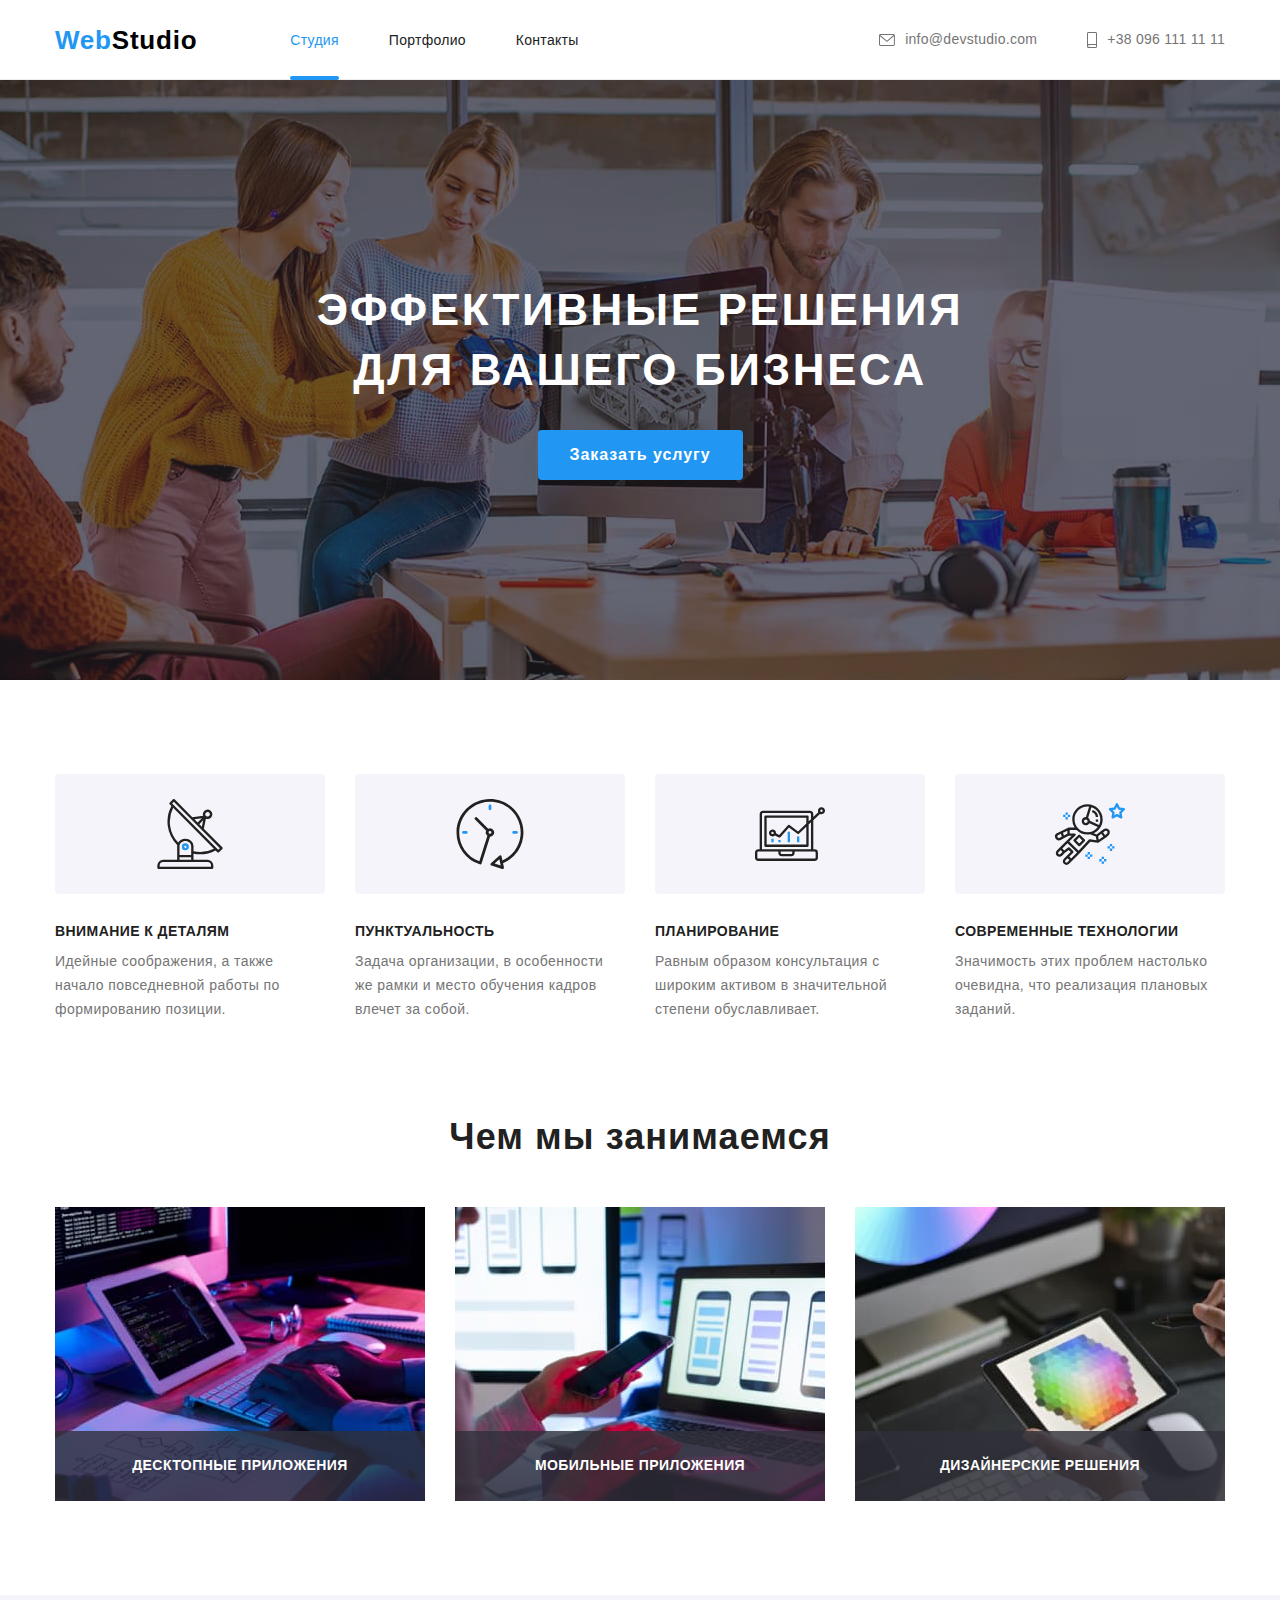
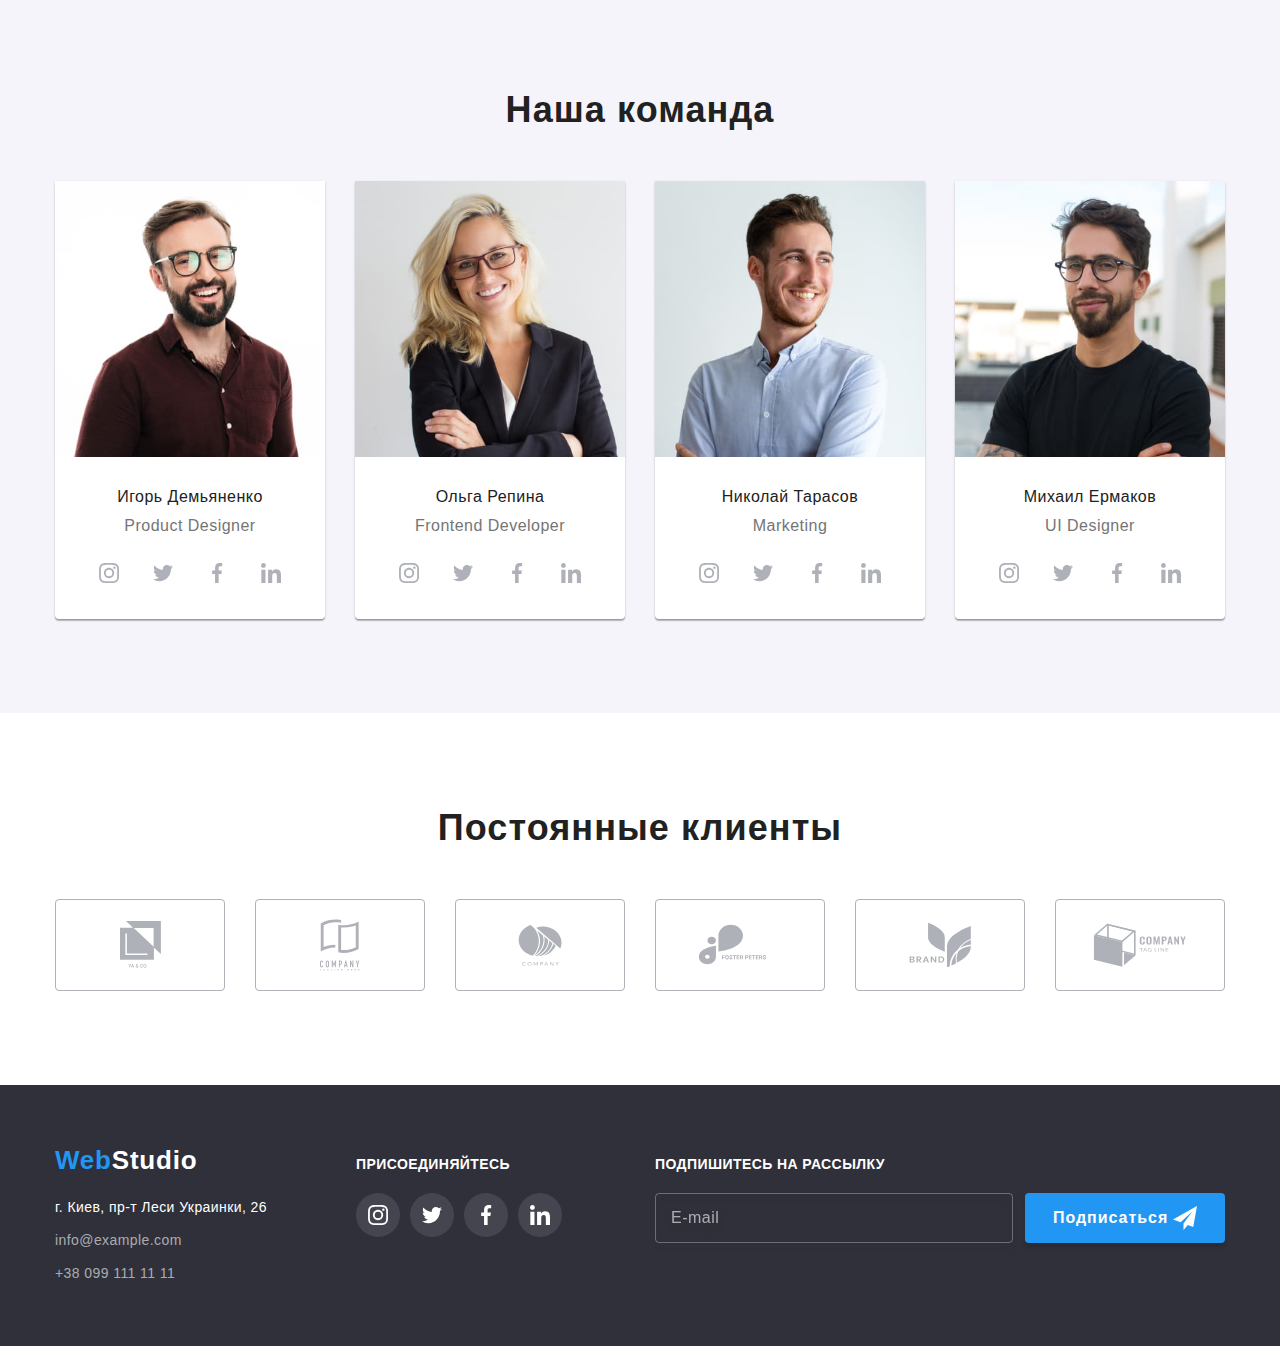
<file: index.html>
<!DOCTYPE html>
<html lang="ru">
<head>
    <meta charset="UTF-8">
    <meta http-equiv="X-UA-Compatible" content="IE=edge">
    <meta name="viewport" content="width=device-width, initial-scale=1.0">
    <title>WebStudio</title>

    <link rel="preconnect" href="https://fonts.googleapis.com">
    <link rel="preconnect" href="https://fonts.gstatic.com" crossorigin>
    <link href="https://fonts.googleapis.com/css2?family=Raleway:wght@700&family=Roboto:wght@400;500;700;900&display=swap"
        rel="stylesheet">

    <link rel="stylesheet" href="https://cdnjs.cloudflare.com/ajax/libs/modern-normalize/1.1.0/modern-normalize.min.css">
    <link rel="stylesheet" href="./sass/main.min.css">
    
</head>
<body>
    <header class="header">
        <div class="container menu">
            <a href="#" class="logo header__logo">Web<span class="header__logo--black">Studio</span></a>
            <ul class="list menu__list">
                <li class="menu__item"><a href="#" class="link menu__link menu__link--current">Студия</a></li>
                <li class="menu__item"><a href="portfolio.html" class="link menu__link">Портфолио</a></li>
                <li class="menu__item"><a href="#" class="link menu__link">Контакты</a></li>
            </ul>
            <div class="contacts">
                <a class="link contacts__link" href="mailto:info@devstudio.com">
                    <svg class="icon contacts__icon" width="16px" height="12px">
                        <use href="./images/icons.svg#envelope"></use>
                    </svg>info@devstudio.com</a>
                <a class="link contacts__link" href="tel:+380961111111">
                    <svg class="icon contacts__icon" width="10px" height="16px">
                        <use href="./images/icons.svg#smartphone"></use>
                    </svg>+38 096 111 11 11</a>
            </div>
            <button class="button mobile-menu-open-button" type="button" data-menu-open>
                <svg class="icon" width="40" height="40">
                    <use href="./images/icons.svg#menu_bourger"></use>
                </svg>
            </button>
            <div class="mobileMenu is-hidden" data-menu>
                <div class="mobileMenu__container">
                    <div>
                        <button class="button mobile-menu-close-button" type="button" data-menu-close>
                            <svg class="icon" width="30" height="30">
                                <use href="./images/icons.svg#close"></use>
                            </svg>
                        </button>
                        <ul class="list mobileMenu__list">
                            <li class="mobileMenu__item"><a href="#" class="link mobileMenu__link mobileMenu__link--current">Студия</a></li>
                            <li class="mobileMenu__item"><a href="portfolio.html" class="link mobileMenu__link">Портфолио</a></li>
                            <li class="mobileMenu__item"><a href="#" class="link mobileMenu__link">Контакты</a></li>
                        </ul>
                    </div>                    
                    <div>
                        <a class="link mobileMenu__link mobileMenu__link--tel" href="tel:+380961111111">+38 096 111 11 11</a>
                        <a class="link mobileMenu__link mobileMenu__link--email" href="mailto:info@devstudio.com">info@devstudio.com</a>
                        <ul class="list mobileMenu-socials">
                                <li class="mobileMenu-socials__item"><a class="link mobileMenu-socials__link"
                                        href="https://www.instagram.com/">Instagram</a></li>
                                <li class="mobileMenu-socials__item"><a class="link mobileMenu-socials__link"
                                        href="https://www.twitter.com">Twitter</a></li>
                                <li class="mobileMenu-socials__item"><a class="link mobileMenu-socials__link"
                                        href="https://www.facebook.com">Facebook</a></li>
                                <li class="mobileMenu-socials__item"><a class="link mobileMenu-socials__link"
                                        href="https://www.linkedin.com">LinkedIn</a></li>
                        </ul>
                    </div>
                </div>                
            </div>
        </div>        
    </header>
    <main>
        <!--Герой-->
        <section class="hero">
            <div class="container">
                <h1 class="title hero__title">Эффективные решения<br>для вашего бизнеса</h1>
                <button type="button" class="button hero__button" data-modal-open>Заказать услугу</button>
            </div>
            
        </section>
        <!--Особливості-->
        <section class="section">
            <div class="container advantages">
                <h2 class="title section__title visually-hidden">Наши особенности</h2>
                <ul class="list advantages__list">
                    <li class="advantages__item">
                        <div class="icon advantages__icon">
                            <svg width="70px" height="70px">
                                <use href="./images/icons.svg#antenna"></use>
                            </svg>
                        </div>                        
                        <h3 class="title advantages__title">Внимание к деталям</h3>
                        <p class="text advantages__text">Идейные соображения, а также начало повседневной работы по формированию позиции.</p>
                    </li>
                    <li class="advantages__item">
                        <div class="icon advantages__icon">
                            <svg width="70px" height="70px">
                                <use href="./images/icons.svg#clock"></use>
                            </svg>
                        </div>
                        <h3 class="title advantages__title">Пунктуальность</h3>
                        <p class="text advantages__text">Задача организации, в особенности же рамки и место обучения кадров влечет за собой.</p>
                    </li>
                    <li class="advantages__item">
                        <div class="icon advantages__icon">
                            <svg width="70px" height="70px">
                                <use href="./images/icons.svg#diagram"></use>
                            </svg>
                        </div>
                        <h3 class="title advantages__title">Планирование</h3>
                        <p class="text advantages__text">Равным образом консультация с широким активом в значительной степени обуславливает.</p>
                    </li>
                    <li class="advantages__item">
                        <div class="icon advantages__icon">
                            <svg width="70px" height="70px">
                                <use href="./images/icons.svg#astronaut"></use>
                            </svg>
                        </div>
                        <h3 class="title advantages__title">Современные технологии</h3>
                        <p class="text advantages__text">Значимость этих проблем настолько очевидна, что реализация плановых заданий.</p>
                    </li>
                </ul>
            </div>
            
        </section>
        <!--Чим ми займаємося-->
        <section class="section">
            <div class="container about-us">
                <h2 class="title section__title">Чем мы занимаемся</h2>
                <ul class="list about-us__list">
                    <li class="item about-us__item">
                        <div class="thumb">
                            <img class="image" src="images/img_desktop.jpg" width="370" height="294" alt="Робота за комп’ютером">
                            <div class="about-us__text">
                                <h3 class="title about-us__title">Десктопные приложения</h3>                                
                            </div>
                        </div>
                    </li>
                    <li class="item about-us__item">
                        <div class="thumb">
                            <img class="image" src="images/img_mobile.jpg" width="370" height="294" alt="Робота зі смартфону">
                            <div class="about-us__text">
                                <h3 class="title about-us__title">Мобильные приложения</h3>
                            </div>
                        </div>
                    </li>
                    <li class="item about-us__item">
                        <div class="thumb">
                            <img class="image" src="images/img_design.jpg" width="370" height="294" alt="Робота на планшеті">
                            <div class="about-us__text">
                                <h3 class="title about-us__title">Дизайнерские решения</h3>
                            </div>
                        </div>
                    </li>
                </ul>
            </div>
            
        </section>
        <!--Наша команда-->
        <section class="section">
            <div class="container team">
                <h2 class="title section__title">Наша команда</h2>
                <ul class="list team__list">
                    <li class="team__item">
                        <img class="image"
                            srcset="images/photo_demianenko_450.jpg 1x, images/photo_demianenko_450@2x.jpg 2x"
                            src="images/photo_demianenko_450.jpg" width="450" alt="Фото: Игорь Демьяненко">
                        <h3 class="title team__title">Игорь Демьяненко</h3>
                        <p class="text team__text">Product Designer</p>
                        <ul class="list socials">
                            <li class="socials__items">
                                <a class="link socials__link" href="https://instagram.com" target="blank">
                                    <svg class="icon" width="20px" height="20px">
                                            <use href="./images/icons.svg#instagram"></use>
                                    </svg>
                                </a>                                  
                            </li>
                            <li class="socials__items">
                                <a class="link socials__link" href="https://twitter.com" target="blank">
                                    <svg class="icon" width="20px" height="20px">
                                        <use href="./images/icons.svg#twitter"></use>
                                    </svg>
                                </a>
                            </li>
                            <li class="socials__items">
                                <a class="link socials__link" href="https://facebook.com" target="blank">
                                    <svg class="icon" width="20px" height="20px">
                                        <use href="./images/icons.svg#facebook"></use>
                                    </svg>
                                </a>
                            </li>
                            <li class="socials__items">
                                <a class="link socials__link" href="https://www.linkedin.com/" target="blank">
                                    <svg class="icon" width="20px" height="20px">
                                        <use href="./images/icons.svg#linkedin"></use>
                                    </svg>
                                </a>
                            </li>
                        </ul>
                    </li>
                    <li class="team__item">
                        <img class="image"
                            srcset="images/photo_repina_450.jpg 1x, images/photo_repina_450@2x.jpg 2x"
                            src="images/photo_repina_450.jpg" width="450" alt="Фото: Ольга Репина">
                        <h3 class="title team__title">Ольга Репина</h3>
                        <p class="text team__text">Frontend Developer</p>
                        <ul class="list socials">
                            <li class="socials__items">
                                <a class="link socials__link" href="https://instagram.com" target="blank">
                                    <svg class="icon" width="20px" height="20px">
                                        <use href="./images/icons.svg#instagram"></use>
                                    </svg>
                                </a>
                            </li>
                            <li class="socials__items">
                                <a class="link socials__link" href="https://twitter.com" target="blank">
                                    <svg class="icon" width="20px" height="20px">
                                        <use href="./images/icons.svg#twitter"></use>
                                    </svg>
                                </a>
                                </li>
                            <li class="socials__items">
                                <a class="link socials__link" href="https://facebook.com" target="blank">
                                    <svg class="icon" width="20px" height="20px">
                                        <use href="./images/icons.svg#facebook"></use>
                                    </svg>
                                </a>
                            </li>
                            <li class="socials__items">
                                <a class="link socials__link" href="https://www.linkedin.com/" target="blank">
                                    <svg class="icon" width="20px" height="20px">
                                        <use href="./images/icons.svg#linkedin"></use>
                                    </svg>
                                </a>
                            </li>
                        </ul>
                    </li>
                    <li class="team__item">
                        <img class="image"
                            srcset="images/photo_tarasova_450.jpg 1x, images/photo_tarasova_450@2x.jpg 2x"
                            src="images/photo_tarasova_450.jpg" width="450" alt="Фото: Николай Тарасов">
                        <h3 class="title team__title">Николай Тарасов</h3>
                        <p class="text team__text">Marketing</p>
                        <ul class="list socials">
                            <li class="socials__items">
                                <a class="link socials__link" href="https://instagram.com" target="blank">
                                    <svg class="icon" width="20px" height="20px">
                                        <use href="./images/icons.svg#instagram"></use>
                                    </svg>
                                </a>
                            </li>
                            <li class="socials__items">
                                <a class="link socials__link" href="https://twitter.com" target="blank">
                                    <svg class="icon" width="20px" height="20px">
                                        <use href="./images/icons.svg#twitter"></use>
                                    </svg>
                                </a>
                            </li>
                            <li class="socials__items">
                                <a class="link socials__link" href="https://facebook.com" target="blank">
                                    <svg class="icon" width="20px" height="20px">
                                        <use href="./images/icons.svg#facebook"></use>
                                    </svg>
                                </a>
                            </li>
                            <li class="socials__items">
                                <a class="link socials__link" href="https://www.linkedin.com/" target="blank">
                                    <svg class="icon" width="20px" height="20px">
                                        <use href="./images/icons.svg#linkedin"></use>
                                    </svg>
                                </a>
                            </li>
                        </ul>
                    </li>
                    <li class="team__item">
                        <img class="image"
                            srcset="images/photo_ermakov_450.jpg 1x, images/photo_ermakov_450@2x.jpg 2x"
                            src="images/photo_ermakov_450.jpg" width="450" alt="Фото: Михаил Ермаков">
                        <h3 class="title team__title">Михаил Ермаков</h3>
                        <p class="text team__text">UI Designer</p>
                        <ul class="list socials">
                            <li class="socials__items">
                                <a class="link socials__link" href="https://instagram.com" target="blank">
                                    <svg class="icon" width="20px" height="20px">
                                        <use href="./images/icons.svg#instagram"></use>
                                    </svg>
                                </a>
                            </li>
                            <li class="socials__items">
                                <a class="link socials__link" href="https://twitter.com" target="blank">
                                    <svg class="icon" width="20px" height="20px">
                                        <use href="./images/icons.svg#twitter"></use>
                                    </svg>
                                </a>
                            </li>
                            <li class="socials__items">
                                <a class="link socials__link" href="https://facebook.com" target="blank">
                                    <svg class="icon" width="20px" height="20px">
                                        <use href="./images/icons.svg#facebook"></use>
                                    </svg>
                                </a>
                            </li>
                            <li class="socials__items">
                                <a class="link socials__link" href="https://www.linkedin.com/" target="blank">
                                    <svg class="icon" width="20px" height="20px">
                                        <use href="./images/icons.svg#linkedin"></use>
                                    </svg>
                                </a>
                            </li>
                        </ul>
                    </li>
                </ul>
            </div>            
        </section>
        <section class="section">
            <div class="container clients">
                <h2 class="title section__title">Постоянные клиенты</h2>
                <ul class="list clients__list">
                    <li class="clients__item">
                        <a class="link clients__link" href="">
                            <svg class="icon" width="41px" height="47px">
                                <use href="./images/icons.svg#client-1"></use>
                            </svg>
                        </a>
                    </li>
                    <li class="clients__item">
                        <a class="link clients__link" href="">
                            <svg class="icon" width="40px" height="52px">
                                <use href="./images/icons.svg#client-2"></use>
                            </svg>
                        </a>
                    </li>
                    <li class="clients__item">
                        <a class="link clients__link" href="">
                            <svg class="icon" width="44px" height="42px">
                                <use href="./images/icons.svg#client-3"></use>
                            </svg>
                        </a>
                    </li>
                    <li class="clients__item">
                        <a class="link clients__link" href="">
                            <svg class="icon" width="85px" height="41px">
                                <use href="./images/icons.svg#client-4"></use>
                            </svg>
                        </a>
                    </li>
                    <li class="clients__item">
                        <a class="link clients__link" href="">
                            <svg class="icon" width="63px" height="46px">
                                <use href="./images/icons.svg#client-5"></use>
                            </svg>
                        </a>
                    </li>
                    <li class="clients__item">
                        <a class="link clients__link" href="">
                            <svg class="icon" width="94px" height="44px">
                                <use href="./images/icons.svg#client-6"></use>
                            </svg>
                        </a>
                    </li>
                </ul>
            </div>

        </section>
    </main>
    <footer class="footer">
        <div class="container footer-wrap">
            <div class="address-wrap">
                <a class="logo footer__logo" href="#">Web<span class="footer__logo--white">Studio</span></a>
                <address class="address">
                    <ul class="list">
                        <li class="address__item"><a href="#" class="link address__link address__link--white">г. Киев, пр-т Леси Украинки, 26</a></li>
                        <li class="address__item"><a href="mailto:info@example.com" class="link address__link">info@example.com</a></li>
                        <li class="address__item"><a href="tel:+380991111111" class="link address__link">+38 099 111 11 11</a></li>
                    </ul>
                </address>
            </div>
            <div class="socials-wrap">
                <b class="signup__title">присоединяйтесь</b>
                <ul class="list socials">
                    <li class="socials__items">
                        <a class="link socials__link socials__link--grayBeckground" href="https://instagram.com" target="blank">
                            <svg class="icon" width="20px" height="20px">
                                <use href="./images/icons.svg#instagram"></use>
                            </svg>
                        </a>
                    </li>
                    <li class="socials__items">
                        <a class="link socials__link socials__link--grayBeckground" href="https://twitter.com" target="blank">
                            <svg class="icon" width="20px" height="20px">
                                <use href="./images/icons.svg#twitter"></use>
                            </svg>
                        </a>
                    </li>
                    <li class="socials__items">
                        <a class="link socials__link socials__link--grayBeckground" href="https://facebook.com" target="blank">
                            <svg class="icon" width="20px" height="20px">
                                <use href="./images/icons.svg#facebook"></use>
                            </svg>
                        </a>
                    </li>
                    <li class="socials__items">
                        <a class="link socials__link socials__link--grayBeckground" href="https://www.linkedin.com/" target="blank">
                            <svg class="icon" width="20px" height="20px">
                                <use href="./images/icons.svg#linkedin"></use>
                            </svg>
                        </a>
                    </li>
                </ul>
            </div>
            <form class="signup" name="signup">
                <b class="signup__title">Подпишитесь на рассылку</b>
                <div class="signup__field">
                    <label>
                        <input class="signup__input" type="email" name="client-email" placeholder="E-mail">
                    </label>
                    <button class="button signup__button">Подписаться
                        <svg class="icon" width="24px" height="24px">
                            <use href="./images/icons.svg#icon-send"></use>
                        </svg>
                    </button>
                </div>
            </form>
        </div>        
    </footer>
    <div class="backdrop is-hidden" data-modal>
        <div class="modal">
            <button class="button modal__button" type="button" data-modal-close>
                <svg class="icon" width="18" height="18">
                    <use href="./images/icons.svg#close"></use>
                </svg>                
            </button>
            <form class="client-form" name="client-form">
                <b class="title client-form__title">Оставьте свои данные, мы вам перезвоним</b>
                <label class="client-form__field">Имя                    
                    <input class="client-form__input" type="text" name="client-name" autocomplete="off">
                    <svg class="icon client-form__icon" width="18px" height="18px">
                        <use href="./images/icons.svg#person-black"></use>
                    </svg>
                </label>
                <label class="client-form__field">Телефон                    
                    <input class="client-form__input" type="tel" name="client-tel" autocomplete="off">
                    <svg class="icon client-form__icon" width="18px" height="18px">
                        <use href="./images/icons.svg#phone-black"></use>
                    </svg>
                </label>
                <label class="client-form__field">Почта                    
                    <input class="client-form__input" type="email" name="client-email" autocomplete="off">
                    <svg class="icon client-form__icon" width="18px" height="18px">
                        <use href="./images/icons.svg#email-black"></use>
                    </svg>
                </label>
                <label class="client-form__field">
                    Комментарий
                    <textarea class="client-form__textarea" name="client-comments" placeholder="Введите текст"></textarea>
                </label>
                <label class="checkbox-field">
                    <input class="checkbox" type="checkbox">
                    <span>
                        Соглашаюсь с рассылкой и принимаю <a class="checkbox-field__link" href="">Условия договора</a>
                    </span>
                    <span class="checkbox-field__icon checkbox-field__icon--unchecked"></span>                   
                    <span class="checkbox-field__icon checkbox-field__icon--checked"></span>
                </label>
                <button class="button client-form__button" type="submit">Отправить</button>
            </form>
        </div>
    </div>
    <script src="./js/modal.js"></script>
    <script src="./js/menu.js"></script>
</body>
</html>
</file>
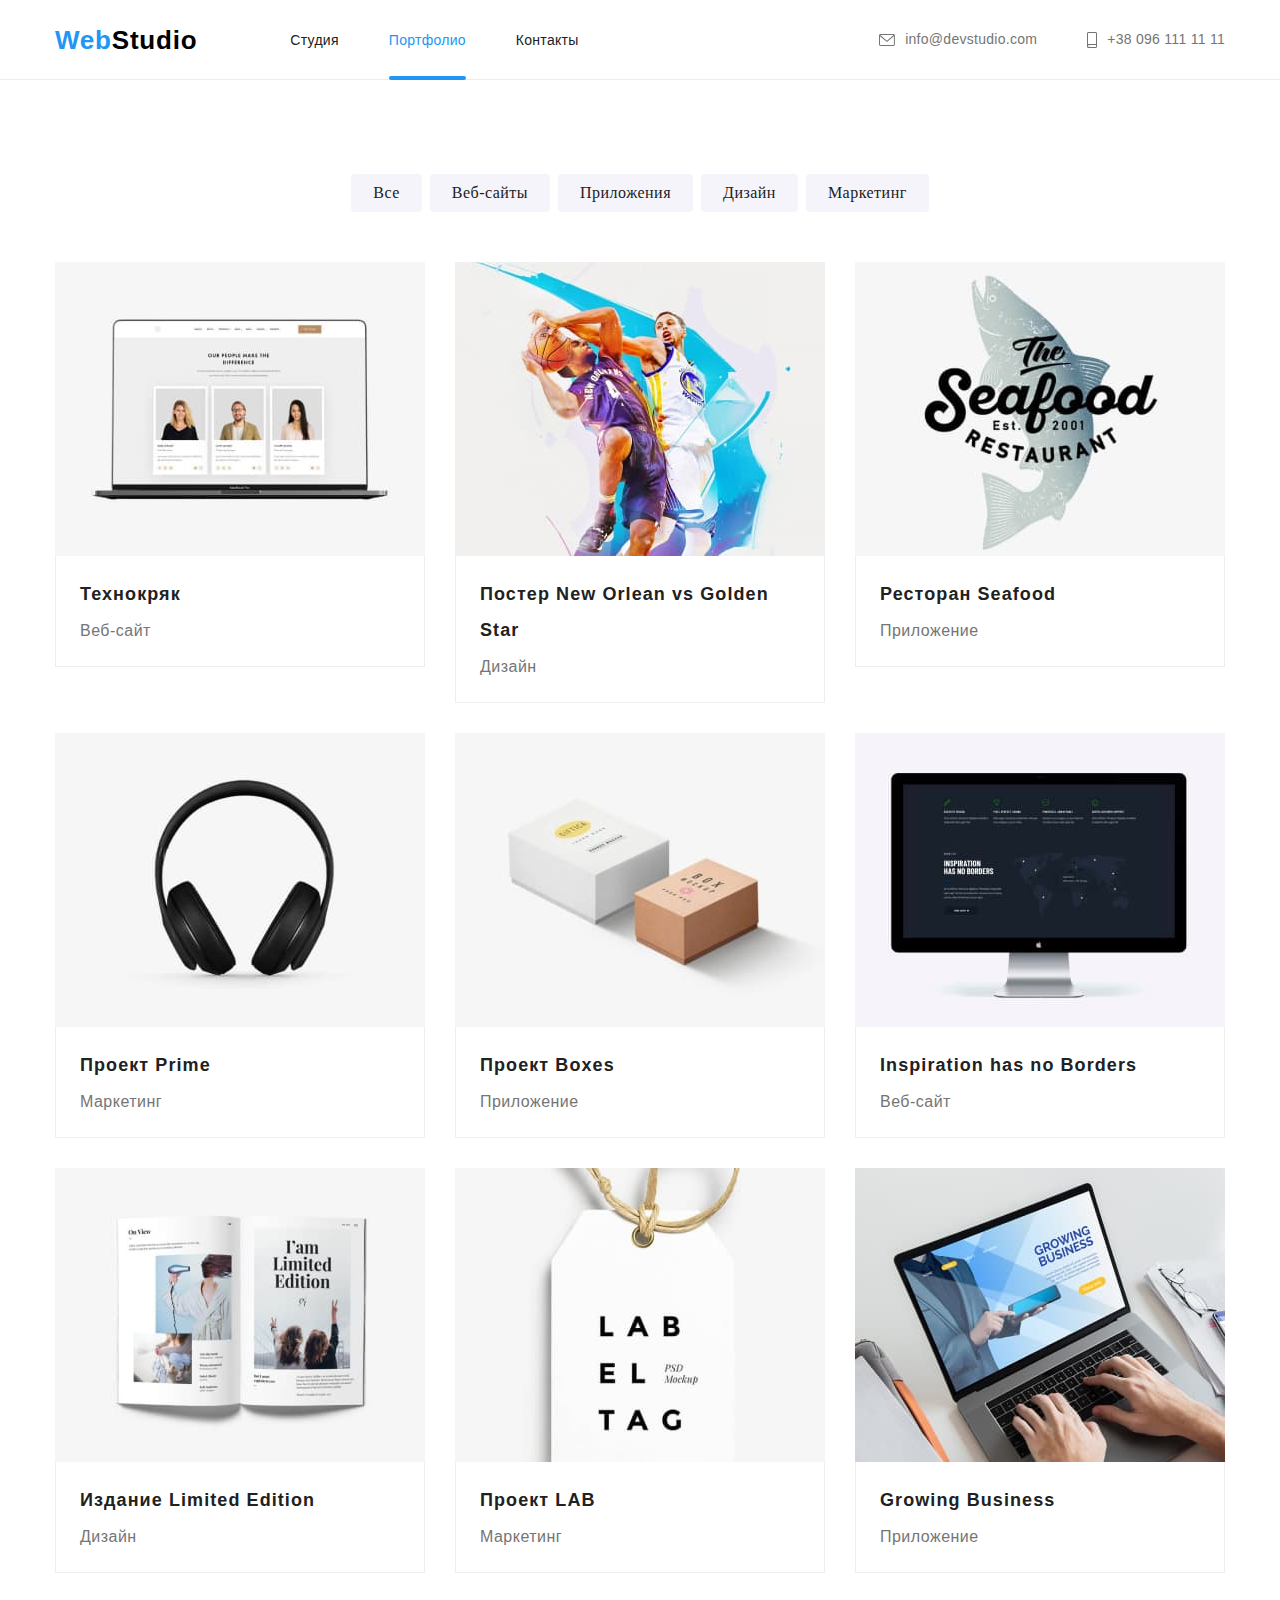
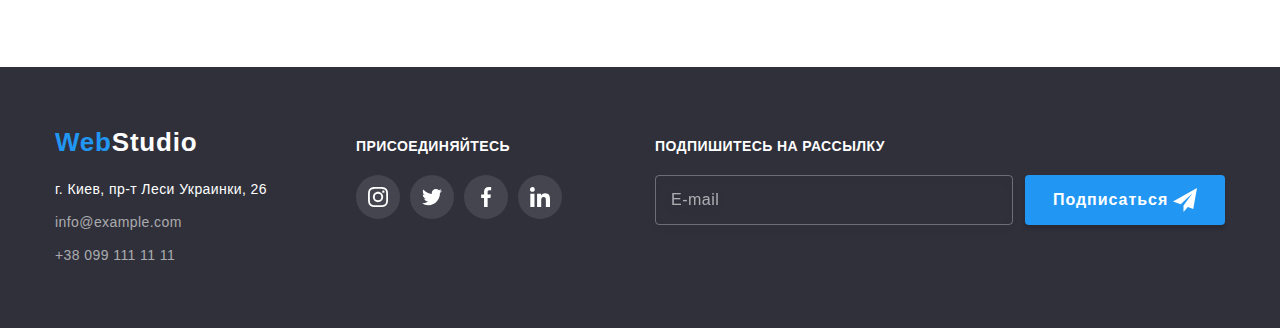
<file: portfolio.html>
<!DOCTYPE html>
<html lang="ru">
<head>
    <meta charset="UTF-8">
    <meta http-equiv="X-UA-Compatible" content="IE=edge">
    <meta name="viewport" content="width=device-width, initial-scale=1.0">
    <title>WebStudio</title>

    <link rel="preconnect" href="https://fonts.googleapis.com">
    <link rel="preconnect" href="https://fonts.gstatic.com" crossorigin>
    <link href="https://fonts.googleapis.com/css2?family=Raleway:wght@700&family=Roboto:wght@400;500;700;900&display=swap"
        rel="stylesheet">
    
    <link rel="stylesheet" href="https://cdnjs.cloudflare.com/ajax/libs/modern-normalize/1.1.0/modern-normalize.min.css">
    <link rel="stylesheet" href="./sass/main.min.css">
</head>
<body>
    <header class="header">
        <div class="container menu">
            <a href="#" class="logo header__logo">Web<span class="header__logo--black">Studio</span></a>
            <ul class="list menu__list">
                <li class="menu__item"><a href="index.html" class="link menu__link">Студия</a></li>
                <li class="menu__item"><a href="#" class="link menu__link menu__link--current">Портфолио</a></li>
                <li class="menu__item"><a href="#" class="link menu__link">Контакты</a></li>
            </ul>
            <div class="contacts">
                <a class="link contacts__link" href="mailto:info@devstudio.com">
                    <svg class="icon contacts__icon" width="16px" height="12px">
                        <use href="./images/icons.svg#envelope"></use>
                    </svg>info@devstudio.com</a>
                <a class="link contacts__link" href="tel:+380961111111">
                    <svg class="icon contacts__icon" width="10px" height="16px">
                        <use href="./images/icons.svg#smartphone"></use>
                    </svg>+38 096 111 11 11</a>
            </div>
            <button class="button mobile-menu-open-button" type="button" data-menu-open>
                <svg class="icon" width="40" height="40">
                    <use href="./images/icons.svg#menu_bourger"></use>
                </svg>
            </button>
            <div class="mobileMenu is-hidden" data-menu>
                <div class="mobileMenu__container">
                    <div>
                        <button class="button mobile-menu-close-button" type="button" data-menu-close>
                            <svg class="icon" width="30" height="30">
                                <use href="./images/icons.svg#close"></use>
                            </svg>
                        </button>
                        <ul class="list mobileMenu__list">
                            <li class="mobileMenu__item"><a href="index.html" class="link mobileMenu__link">Студия</a></li>
                            <li class="mobileMenu__item"><a href="#" class="link mobileMenu__link mobileMenu__link--current">Портфолио</a></li>
                            <li class="mobileMenu__item"><a href="#" class="link mobileMenu__link">Контакты</a></li>
                        </ul>
                    </div>
                    <div>
                        <a class="link mobileMenu__link mobileMenu__link--tel" href="tel:+380961111111">+38 096 111 11 11</a>
                        <a class="link mobileMenu__link mobileMenu__link--email"
                            href="mailto:info@devstudio.com">info@devstudio.com</a>
                            <ul class="list mobileMenu-socials">
                            <li class="mobileMenu-socials__item"><a class="link mobileMenu-socials__link"
                                    href="https://www.instagram.com/">Instagram</a></li>
                            <li class="mobileMenu-socials__item"><a class="link mobileMenu-socials__link"
                                    href="https://www.twitter.com">Twitter</a></li>
                            <li class="mobileMenu-socials__item"><a class="link mobileMenu-socials__link"
                                    href="https://www.facebook.com">Facebook</a></li>
                            <li class="mobileMenu-socials__item"><a class="link mobileMenu-socials__link"
                                    href="https://www.linkedin.com">LinkedIn</a></li>
                        </ul>
                    </div>
                </div>
            </div>
        </div>
    </header>
    <main>
        <!-- Портфолiо -->
        <section class="section">
            <div class="container portfolio">
                <h1 class="visually-hidden">Портфолио</h1>
                <ul class="list portfolio__list">
                    <li class="portfolio__item"><button class="button portfolio__button" type="button">Все</button></li>
                    <li class="portfolio__item"><button class="button portfolio__button" type="button">Веб-сайты</button></li>
                    <li class="portfolio__item"><button class="button portfolio__button" type="button">Приложения</button></li>
                    <li class="portfolio__item"><button class="button portfolio__button" type="button">Дизайн</button></li>
                    <li class="portfolio__item"><button class="button portfolio__button" type="button">Маркетинг</button></li>
                </ul>
            </div>
            <div class="container works">               
                <ul class="list works__list">
                    <li class="works__item">
                        <a href="#" class="link works__link">
                            <div class="thumb">
                                <img class="image"
                                    srcset="images/website-technokriak_354.jpg 354w, images/website-technokriak_370.jpg 370w, images/website-technokriak_450.jpg 450w, images/website-technokriak_708.jpg 708w, images/website-technokriak_740.jpg 740w, images/website-technokriak_900.jpg 900w"
                                    sizes="(min-width: 1200px) 370px, (min-width: 768px) 354px, (min-width: 480px) 450px, 100vw"
                                    src="images/website-technokriak_450.jpg" width="450" height="294" alt="Технокряк">
                                <p class="text works__thumb-text">Ресурс предлагает комплексные предложения с разным уровнем функционала и сервисов. Все это позволит посетителю получить исчерпывающие сведения о компании или частном лице.</p>
                            </div>
                            <div class="works__text-item">
                                <h2 class="title works__title">Технокряк</h2>
                                <p class="text works__text">Веб-сайт</p>
                            </div>
                        </a>       
                    </li>
                    <li class="works__item">
                        <a href="#" class="link works__link">
                            <div class="thumb">
                                <img class="image"
                                    srcset="images/design-neworlean-poster_354.jpg 354w, images/design-neworlean-poster_370.jpg 370w, images/design-neworlean-poster_450.jpg 450w, images/design-neworlean-poster_708.jpg 708w, images/design-neworlean-poster_740.jpg 740w, images/design-neworlean-poster_900.jpg 900w"
                                    sizes="(min-width: 1200px) 370px, (min-width: 768px) 354px, (min-width: 480px) 450px, 100vw"
                                    src="images/design-neworlean-poster_450.jpg" width="450" height="294" alt="Постер New Orlean vs Golden Star">
                                <p class="text works__thumb-text">Lorem ipsum dolor sit amet consectetur, adipisicing elit. Magni, tempora architecto? Debitis nulla minima deserunt quidem cumque dignissimos, quaerat nisi architecto dolore iusto. Suscipit, libero!</p>
                            </div>
                            <div class="works__text-item">
                                <h2 class="title works__title">Постер New Orlean vs Golden Star</h2>
                                <p class="text works__text">Дизайн</p>
                            </div>
                        </a>
                    </li>
                    <li class="works__item">
                        <a href="#" class="link works__link">
                            <div class="thumb">
                                <img class="image"
                                    srcset="images/app-seafood_354.jpg 354w, images/app-seafood_370.jpg 370w, images/app-seafood_450.jpg 450w, images/app-seafood_708.jpg 708w, images/app-seafood_740.jpg 740w, images/app-seafood_900.jpg 900w"
                                    sizes="(min-width: 1200px) 370px, (min-width: 768px) 354px, (min-width: 480px) 450px, 100vw"
                                    src="images/app-seafood_450.jpg" width="450" height="294" alt="Ресторан Seafood">
                                <p class="text works__thumb-text">Lorem ipsum dolor sit amet consectetur, adipisicing elit. Magni, tempora architecto? Debitis nulla minima deserunt quidem cumque dignissimos, quaerat nisi architecto dolore iusto. Suscipit, libero!</p>
                            </div>
                            <div class="works__text-item">
                                <h2 class="title works__title">Ресторан Seafood</h2>
                                <p class="text works__text">Приложение</p>
                            </div>                                
                        </a>                
                    </li>
                    <li class="works__item">
                        <a href="#" class="link works__link">
                            <div class="thumb">
                                <img class="image"
                                    srcset="images/marketing-prime_354.jpg 354w, images/marketing-prime_370.jpg 370w, images/marketing-prime_450.jpg 450w, images/marketing-prime_708.jpg 708w, images/marketing-prime_740.jpg 740w, images/marketing-prime_900.jpg 900w"
                                    sizes="(min-width: 1200px) 370px, (min-width: 768px) 354px, (min-width: 480px) 450px, 100vw"
                                    src="images/marketing-prime_450.jpg" width="450" height="294" alt="Проект Prime">
                                <p class="text works__thumb-text">Lorem ipsum dolor sit amet consectetur, adipisicing elit. Magni, tempora architecto? Debitis nulla minima deserunt quidem cumque dignissimos, quaerat nisi architecto dolore iusto. Suscipit, libero!</p>
                            </div>
                            <div class="works__text-item">
                                <h2 class="title works__title">Проект Prime</h2>
                                <p class="text works__text">Маркетинг</p>
                            </div>                                
                        </a>                        
                    </li>
                    <li class="works__item">
                        <a href="#" class="link works__link">
                            <div class="thumb">
                                <img class="image"
                                    srcset="images/app-boxes_354.jpg 354w, images/app-boxes_370.jpg 370w, images/app-boxes_450.jpg 450w, images/app-boxes_708.jpg 708w, images/app-boxes_740.jpg 740w, images/app-boxes_900.jpg 900w"
                                    sizes="(min-width: 1200px) 370px, (min-width: 768px) 354px, (min-width: 480px) 450px, 100vw"
                                    src="images/app-boxes_450.jpg" width="450" height="294" alt="Проект Boxes">
                                <p class="text works__thumb-text">Lorem ipsum dolor sit amet consectetur, adipisicing elit. Magni, tempora architecto? Debitis nulla minima deserunt quidem cumque dignissimos, quaerat nisi architecto dolore iusto. Suscipit, libero!</p>
                            </div>
                            <div class="works__text-item">
                                <h2 class="title works__title">Проект Boxes</h2>
                                <p class="text works__text">Приложение</p>
                            </div>                                
                        </a>                        
                    </li>
                    <li class="works__item">
                        <a href="#" class="link works__link">
                            <div class="thumb">
                                <img class="image"
                                    srcset="images/website-inspiration_354.jpg 354w, images/website-inspiration_370.jpg 370w, images/website-inspiration_450.jpg 450w, images/website-inspiration_708.jpg 708w, images/website-inspiration_740.jpg 740w, images/website-inspiration_900.jpg 900w"
                                    sizes="(min-width: 1200px) 370px, (min-width: 768px) 354px, (min-width: 480px) 450px, 100vw"
                                    src="images/website-inspiration_450.jpg" width="450" height="294" alt="Веб-сайт Inspiration has no Borders">
                                <p class="text works__thumb-text">Lorem ipsum dolor sit amet consectetur, adipisicing elit. Magni, tempora architecto? Debitis nulla minima deserunt quidem cumque dignissimos, quaerat nisi architecto dolore iusto. Suscipit, libero!</p>
                            </div>
                            <div class="works__text-item">
                                <h2 class="title works__title">Inspiration has no Borders</h2>
                                <p class="text works__text">Веб-сайт</p>
                            </div>                                
                        </a>                        
                    </li>
                    <li class="works__item">
                        <a href="#" class="link works__link">
                            <div class="thumb">
                                <img class="image"
                                    srcset="images/design-ltd-edition_354.jpg 354w, images/design-ltd-edition_370.jpg 370w, images/design-ltd-edition_450.jpg 450w, images/design-ltd-edition_708.jpg 708w, images/design-ltd-edition_740.jpg 740w, images/design-ltd-edition_900.jpg 900w"
                                    sizes="(min-width: 1200px) 370px, (min-width: 768px) 354px, (min-width: 480px) 450px, 100vw"
                                    src="images/design-ltd-edition_450.jpg" width="450" height="294" alt="Издание Limited Edition">
                                <p class="text works__thumb-text">Lorem ipsum dolor sit amet consectetur, adipisicing elit. Magni, tempora architecto? Debitis nulla minima deserunt quidem cumque dignissimos, quaerat nisi architecto dolore iusto. Suscipit, libero!</p>
                            </div>
                            <div class="works__text-item">
                                <h2 class="title works__title">Издание Limited Edition</h2>
                                <p class="text works__text">Дизайн</p>
                            </div>
                        </a>                        
                    </li>
                    <li class="works__item">
                        <a href="#" class="link works__link">
                            <div class="thumb">
                                <img class="image"
                                    srcset="images/marketing-lab_354.jpg 354w, images/marketing-lab_370.jpg 370w, images/marketing-lab_450.jpg 450w, images/marketing-lab_708.jpg 708w, images/marketing-lab_740.jpg 740w, images/marketing-lab_900.jpg 900w"
                                    sizes="(min-width: 1200px) 370px, (min-width: 768px) 354px, (min-width: 480px) 450px, 100vw"
                                    src="images/marketing-lab_450.jpg" width="450" height="294" alt="Проект LAB">
                                <p class="text works__thumb-text">Lorem ipsum dolor sit amet consectetur, adipisicing elit. Magni, tempora architecto? Debitis nulla minima deserunt quidem cumque dignissimos, quaerat nisi architecto dolore iusto. Suscipit, libero!</p>
                            </div>
                            <div class="works__text-item">
                                <h2 class="title works__title">Проект LAB</h2>
                                <p class="text works__text">Маркетинг</p>
                            </div>
                        </a>                        
                    </li>
                    <li class="works__item">
                        <a href="#" class="link works__link">
                            <div class="thumb">
                                <img class="image"
                                    srcset="images/app-gro-business_354.jpg 354w, images/app-gro-business_370.jpg 370w, images/app-gro-business_450.jpg 450w, images/app-gro-business_708.jpg 708w, images/app-gro-business_740.jpg 740w, images/app-gro-business_900.jpg 900w"
                                    sizes="(min-width: 1200px) 370px, (min-width: 768px) 354px, (min-width: 480px) 450px, 100vw"
                                    src="images/app-gro-business_450.jpg" width="450" height="294" alt="Приложение Growing Business">
                                <p class="text works__thumb-text">Lorem ipsum dolor sit amet consectetur, adipisicing elit. Magni, tempora architecto? Debitis nulla minima deserunt quidem cumque dignissimos, quaerat nisi architecto dolore iusto. Suscipit, libero!</p>
                            </div>
                            <div class="works__text-item">
                                <h2 class="title works__title">Growing Business</h2>
                                <p class="text works__text">Приложение</p>
                            </div>
                        </a>                        
                    </li>
                </ul>
            </div>
        </section>
    </main>
    <footer class="footer">
        <div class="container footer-wrap">
            <div class="address-wrap">
                <a class="logo footer__logo" href="#">Web<span class="footer__logo--white">Studio</span></a>
                <address class="address">
                    <ul class="list">
                        <li class="address__item"><a href="#" class="link address__link address__link--white">г. Киев, пр-т
                                Леси Украинки, 26</a></li>
                        <li class="address__item"><a href="mailto:info@example.com"
                                class="link address__link">info@example.com</a></li>
                        <li class="address__item"><a href="tel:+380991111111" class="link address__link">+38 099 111 11
                                11</a></li>
                    </ul>
                </address>
            </div>
            <div class="socials-wrap">
                <b class="signup__title">присоединяйтесь</b>
                <ul class="list socials">
                    <li class="socials__items">
                        <a class="link socials__link socials__link--grayBeckground" href="https://instagram.com"
                            target="blank">
                            <svg class="icon" width="20px" height="20px">
                                <use href="./images/icons.svg#instagram"></use>
                            </svg>
                        </a>
                    </li>
                    <li class="socials__items">
                        <a class="link socials__link socials__link--grayBeckground" href="https://twitter.com"
                            target="blank">
                            <svg class="icon" width="20px" height="20px">
                                <use href="./images/icons.svg#twitter"></use>
                            </svg>
                        </a>
                    </li>
                    <li class="socials__items">
                        <a class="link socials__link socials__link--grayBeckground" href="https://facebook.com"
                            target="blank">
                            <svg class="icon" width="20px" height="20px">
                                <use href="./images/icons.svg#facebook"></use>
                            </svg>
                        </a>
                    </li>
                    <li class="socials__items">
                        <a class="link socials__link socials__link--grayBeckground" href="https://www.linkedin.com/"
                            target="blank">
                            <svg class="icon" width="20px" height="20px">
                                <use href="./images/icons.svg#linkedin"></use>
                            </svg>
                        </a>
                    </li>
                </ul>
            </div>
            <form class="signup" name="signup">
                <b class="signup__title">Подпишитесь на рассылку</b>
                <div class="signup__field">
                    <label>
                        <input class="signup__input" type="email" name="client-name" placeholder="E-mail">
                    </label>
                    <button class="button signup__button">Подписаться
                        <svg class="icon" width="24px" height="24px">
                            <use href="./images/icons.svg#icon-send"></use>
                        </svg>
                    </button>
                </div>
            </form>
        </div>
    </footer>
    <script src="./js/menu.js"></script>
</body>
</html>
</file>
<file: sass/main.min.css>
@font-face{font-family:"Raleway";src:local("Raleway"),url("../../fonts/Raleway/static/Raleway-Bold.ttf") format("ttf");font-weight:700;font-display:swap}@font-face{font-family:"Roboto";src:local("Roboto"),url("../../fonts/Roboto/Roboto-Regular.ttf") format("ttf");font-weight:400;font-display:swap}@font-face{font-family:"Roboto";src:local("Roboto"),url("../../fonts/Roboto/Roboto-Medium.ttf") format("ttf");font-weight:500;font-display:swap}@font-face{font-family:"Roboto";src:local("Roboto"),url("../../fonts/Roboto/Roboto-Bold.ttf") format("ttf");font-weight:700;font-display:swap}@font-face{font-family:"Roboto";src:local("Roboto"),url("../../fonts/Roboto/Roboto-Black.ttf") format("ttf");font-weight:900;font-display:swap}body{margin:0;font-family:Roboto,sans-serif;font-weight:400;font-size:14px;letter-spacing:.03em;color:#757575}.visually-hidden,.checkbox{position:absolute;width:1px;height:1px;margin:-1px;border:0;padding:0;white-space:nowrap;-webkit-clip-path:inset(100%);clip-path:inset(100%);clip:rect(0 0 0 0);overflow:hidden}.list{list-style:none}.image{display:block;max-width:100%;height:auto}.icon{fill:currentColor}.thumb{position:relative;overflow:hidden}.container{margin-left:auto;margin-right:auto;padding:0 15px;width:480px}@media screen and (min-width: 768px){.container{width:768px}}@media screen and (min-width: 1200px){.container{width:1200px}}.button{padding:0;outline-style:none;cursor:pointer}.button:hover{color:#2196f3;background-color:#fff}.button:focus{color:#2196f3;background-color:#fff}.logo{display:block;padding-top:15px;padding-bottom:15px;font-family:Raleway,sans-serif;font-size:24px;font-weight:700;line-height:1.16;letter-spacing:.03em;color:#2196f3}@media screen and (min-width: 1200px){.logo{font-size:26px;line-height:1.19}}.link{font-size:14px;font-weight:500;line-height:1.14;letter-spacing:.02em;color:#212121;transition:color 250ms cubic-bezier(0.4, 0, 0.2, 1)}.link:hover{color:#2196f3}.link:focus{color:#2196f3}.contacts{display:none}@media screen and (min-width: 768px){.contacts{display:flex;flex-direction:column;margin-left:auto;padding:16px 0}.contacts__link{padding-top:5px;padding-bottom:5px;font-size:12px;line-height:1.16}.contacts__icon{margin-right:8px}}@media screen and (min-width: 1200px){.contacts{flex-direction:row;align-items:center;padding:0}.contacts__link:not(:last-child){margin-right:50px}.contacts__link{padding-top:32px;padding-bottom:32px;font-size:14px;line-height:1.14}.contacts__icon{margin-right:10px}}.contacts__link{color:#757575}.contacts:hover{color:#2196f3}.contacts:focus{color:#2196f3}.socials{justify-content:center}.socials__link{justify-content:center;width:44px;height:44px;border-radius:50%;color:#afb1b8;transition:background-color 250ms cubic-bezier(0.4, 0, 0.2, 1),color 250ms cubic-bezier(0.4, 0, 0.2, 1)}.socials__link:hover{color:#fff;background-color:#2196f3}.socials__link:focus{color:#fff;background-color:#2196f3}.socials__link--grayBeckground{color:#fff;background-color:rgba(255,255,255,.1);transition:background-color 250ms cubic-bezier(0.4, 0, 0.2, 1)}.socials__items:not(:last-child){margin-right:10px}.title,.text,.list{margin:0;padding:0}.logo,.link{text-decoration:none;outline-style:none}.signup__button,.modal__button,.portfolio__list,.clients__link,.clients__list,.team__item,.about-us__list,.advantages__icon,.mobile-menu-open-button,.mobile-menu-close-button,.menu,.contacts__link,.socials,.socials__link{display:flex;align-items:center}.signup__button,.client-form__button{padding:10px 28px;min-width:200px;height:50px;border-radius:4px;border:none;font-weight:700;font-size:16px;line-height:1.875;letter-spacing:.06em;color:#fff;background-color:#2196f3;box-shadow:0px 4px 4px rgba(0,0,0,.15);transition:color 250ms cubic-bezier(0.4, 0, 0.2, 1),background-color 250ms cubic-bezier(0.4, 0, 0.2, 1)}.client-form__textarea,.client-form__input,.client-form__field{font-weight:400;font-size:12px;line-height:1.166;letter-spacing:.01em}.header{min-width:480px;border-bottom:1px solid #ececec}.header__logo--black{color:#000}@media screen and (min-width: 768px){.header__logo{margin-right:88px}}@media screen and (min-width: 1200px){.header__logo{margin-right:93px}}.menu{justify-content:space-between;margin-bottom:-1px}.menu__list{display:none}@media screen and (min-width: 768px){.menu__list{display:flex;align-items:center}}.menu__item:not(:last-child){margin-right:50px}.menu__link{padding-top:32px;padding-bottom:32px}.menu__link--current{position:relative;color:#2196f3}.menu__link--current::after{content:"";position:absolute;left:0;bottom:-1px;border-radius:4px;width:100%;height:4px;background-color:#2196f3}@media screen and (min-width: 1200px){.menu__link--current::after{bottom:0}}.mobile-menu-open-button,.mobile-menu-close-button{background-color:rgba(0,0,0,0);border:none}.mobile-menu-open-button:hover,.mobile-menu-close-button:hover{color:#2196f3}.mobile-menu-open-button:focus,.mobile-menu-close-button:focus{color:#2196f3}@media screen and (min-width: 768px){.mobile-menu-open-button,.mobile-menu-close-button{display:none}}.mobile-menu-close-button{margin-left:auto;margin-bottom:-2px;width:40px;height:40px}@media screen and (max-width: 1199px){.mobile-menu-close-button{display:block}}.mobile-menu-close-button:hover{color:#2196f3}.mobile-menu-close-button:focus{color:#2196f3}.mobileMenu{position:fixed;left:0;top:0;width:100%;height:100%;z-index:20;overflow-y:scroll;background-color:#fff}.mobileMenu__container{display:flex;flex-direction:column;justify-content:space-between;margin:0 auto;padding:10px 15px 48px 40px;width:480px;height:100%;background-color:#fff}.mobileMenu__link{display:block;font-weight:500;font-size:40px;line-height:1.175;letter-spacing:.02em}.mobileMenu__link--current{color:#2196f3}.mobileMenu__item{margin-bottom:32px}.mobileMenu__link--tel{font-size:34px;color:#2196f3}.mobileMenu__link--email{margin-top:32px;margin-bottom:64px;font-size:24px;line-height:1.17;color:#757575}@media screen and (min-width: 1200px){.mobileMenu{display:none}}.mobileMenu.is-hidden{display:none}.mobileMenu-socials{display:flex}.mobileMenu-socials__link{font-size:18px;line-height:1.22;color:#2196f3}.mobileMenu-socials__item{padding-right:10px}.mobileMenu-socials__item:not(:first-child){padding-left:10px;border-left:1px solid rgba(33,33,33,.2)}.section{padding-top:60px;padding-bottom:60px;min-width:480px}.section:nth-of-type(3){display:none}.section:nth-of-type(4){background-color:#f5f4fa}.section__title{margin-bottom:30px;font-size:28px;line-height:1.18;letter-spacing:.03em;text-align:center;color:#212121}@media screen and (min-width: 1200px){.section{padding-top:94px;padding-bottom:94px}.section:nth-of-type(2){padding-bottom:0}.section:nth-of-type(3){display:block}.section__title{margin-bottom:50px;font-size:36px;line-height:1.16}}.hero{padding:118px 0;text-align:center;margin:auto;min-width:480px;background-image:linear-gradient(to right, rgba(47, 48, 58, 0.4), rgba(47, 48, 58, 0.4)),url("./../images/mobile-background-image.jpg");background-position:center;background-repeat:no-repeat;background-size:cover}.hero__title{font-size:26px;line-height:1.61;font-weight:900;letter-spacing:.06em;text-transform:uppercase;color:#fff}.hero__button{margin-top:30px;padding:10px 32px;border-radius:4px;border:rgba(0,0,0,0);min-width:200px;font-family:Roboto,sans-serif;font-weight:700;font-size:16px;line-height:1.88;letter-spacing:.06em;color:#fff;background-color:#2196f3;transition:background-color 250ms cubic-bezier(0.4, 0, 0.2, 1),color 250ms cubic-bezier(0.4, 0, 0.2, 1)}@media(min-device-pixel-ratio: 2),(-webkit-min-device-pixel-ratio: 2),(min-resolution: 192dpi),(min-resolution: 2dppx){.hero{background-image:linear-gradient(to right, rgba(47, 48, 58, 0.4), rgba(47, 48, 58, 0.4)),url("./../images/mobile-background-image@2x.jpg")}}@media screen and (min-width: 768px){.hero{background-image:linear-gradient(to right, rgba(47, 48, 58, 0.4), rgba(47, 48, 58, 0.4)),url("./../images/tablet-background-image.jpg")}}@media screen and (min-width: 768px)and (min-device-pixel-ratio: 2),screen and (min-width: 768px)and (-webkit-min-device-pixel-ratio: 2),screen and (min-width: 768px)and (min-resolution: 192dpi),screen and (min-width: 768px)and (min-resolution: 2dppx){.hero{background-image:linear-gradient(to right, rgba(47, 48, 58, 0.4), rgba(47, 48, 58, 0.4)),url("./../images/tablet-background-image@2x.jpg")}}@media screen and (min-width: 1200px){.hero{padding:200px 0;max-width:1600px;background-image:linear-gradient(to right, rgba(47, 48, 58, 0.4), rgba(47, 48, 58, 0.4)),url("./../images/desktop_background-image.jpg")}}@media screen and (min-width: 1200px)and (min-device-pixel-ratio: 2),screen and (min-width: 1200px)and (-webkit-min-device-pixel-ratio: 2),screen and (min-width: 1200px)and (min-resolution: 192dpi),screen and (min-width: 1200px)and (min-resolution: 2dppx){.hero{background-image:linear-gradient(to right, rgba(47, 48, 58, 0.4), rgba(47, 48, 58, 0.4)),url("./../images/desktop_background-image@2x.jpg")}}@media screen and (min-width: 1200px){.hero__title{font-size:44px;line-height:1.36}}.advantages__title{margin-bottom:10px;text-align:center;font-size:14px;line-height:1.14;letter-spacing:.03em;text-transform:uppercase;color:#212121}.advantages__text{line-height:1.71}.advantages__icon{justify-content:center;margin-bottom:30px;height:120px;border-radius:4px;background-color:#f5f4fa}.advantages__item:not(:last-child){margin-bottom:30px}@media(min-width: 768px){.advantages__title{text-align:start}.advantages__list{display:flex;flex-wrap:wrap}.advantages__item{width:354px}.advantages__item:nth-child(2n+1){margin-right:30px}.advantages__item:nth-last-child(-n+2){margin-bottom:0}}@media screen and (min-width: 1200px){.advantages__list{flex-wrap:nowrap}.advantages__item{width:270px}.advantages__item:not(:last-child){margin-right:30px}.advantages__item:nth-child(n){margin-bottom:0}}.about-us__title,.signup__title{font-size:14px;line-height:1.14;letter-spacing:.03em;text-transform:uppercase;color:#fff}.about-us__text{position:absolute;left:0;bottom:0;width:100%;height:70px;padding-top:27px;text-align:center;background-color:rgba(47,48,58,.8)}.about-us__item:not(:last-child){margin-right:30px}.team__title{margin-top:30px;margin-bottom:10px;font-weight:500;font-size:16px;line-height:1.19;letter-spacing:.03em;color:#212121}.team__text{margin-bottom:16px;font-size:16px;line-height:1.19;letter-spacing:.03em;color:#757575}.team__item{flex-direction:column;align-items:center;padding-bottom:24px;box-shadow:rgba(0,0,0,.2) 0 2px 1px 0,rgba(0,0,0,.14) 0 1px 1px 0,rgba(0,0,0,.12) 0 1px 3px 0;border-radius:0px 0px 4px 4px;background-color:#fff}.team__item:not(:last-child){margin-bottom:30px}@media screen and (min-width: 768px){.team__list{display:flex;flex-wrap:wrap}.team__item{width:354px}.team__item:nth-child(2n+1){margin-right:30px}.team__item:nth-last-child(-n+2){margin-bottom:0}}@media screen and (min-width: 1200px){.team__list{flex-wrap:nowrap}.team__item{width:270px}.team__item:not(:last-child){margin-right:30px}.team__item:nth-child(n){margin-bottom:0}}.clients__list{flex-wrap:wrap}.clients__item{margin-bottom:30px;margin-right:30px}.clients__item:nth-child(2n){margin-right:0}.clients__item:nth-last-child(-n+2){margin-bottom:0}.clients__link{justify-content:center;width:210px;height:92px;border:1px solid;border-radius:4px;color:#afb1b8;transition:color 250ms cubic-bezier(0.4, 0, 0.2, 1)}@media screen and (min-width: 768px){.clients__item:nth-child(2n){margin-right:30px}.clients__item:nth-child(3n){margin-right:0}.clients__item:nth-last-child(-n+3){margin-bottom:0}.clients__link{width:226px}}@media screen and (min-width: 1200px){.clients{flex-wrap:nowrap}.clients__item:not(:last-child){margin-right:30px}.clients__item:nth-child(n){margin-bottom:0}.clients__link{width:170px}}.portfolio__list{flex-wrap:wrap;justify-content:start}.portfolio__item{margin-bottom:15px}.portfolio__item:last-child{margin-bottom:0}.portfolio__item:nth-last-child(-n+2){margin-bottom:0}.portfolio__item:not(:last-child){margin-right:8px}@media screen and (min-width: 768px){.portfolio__list{justify-content:center}.portfolio__item:nth-child(n){margin-bottom:0}}.portfolio__button{padding:6px 22px;border-radius:4px;border:rgba(0,0,0,0);font-family:"Roboto";font-style:normal;font-weight:500;font-size:16px;line-height:1.625;letter-spacing:.03em;color:#212121;background-color:#f5f4fa;box-shadow:none;transition:background-color 250ms cubic-bezier(0.4, 0, 0.2, 1),color 250ms cubic-bezier(0.4, 0, 0.2, 1),box-shadow 250ms cubic-bezier(0.4, 0, 0.2, 1)}.portfolio__button:hover,.portfolio__button:focus{color:#fff;background:#2196f3;box-shadow:0px 3px 1px rgba(0,0,0,.1),0px 1px 2px rgba(0,0,0,.08),0px 2px 2px rgba(0,0,0,.12)}.works__title{padding-bottom:4px;font-size:18px;line-height:2;letter-spacing:.06em;color:#212121}.works__text{font-weight:400;font-size:16px;line-height:1.88;letter-spacing:.03em;color:#757575}.works__list{display:flex;flex-wrap:wrap;margin-top:40px}.works__item:not(:last-child){margin-bottom:30px}.works__link{display:flex;flex-direction:column;align-items:flex-start;transition:box-shadow 250ms cubic-bezier(0.4, 0, 0.2, 1)}.works__link:hover,.works__link:focus{box-shadow:0px 1px 1px rgba(0,0,0,.12),0px 4px 4px rgba(0,0,0,.06),1px 4px 6px rgba(0,0,0,.16)}.works__text-item{padding:20px 24px;width:450px;border-right:1px solid #eee;border-bottom:1px solid #eee;border-left:1px solid #eee}.works__thumb-text{position:absolute;left:0;bottom:0;height:100%;padding:77px 24px;text-align:left;font-weight:400;font-size:18px;line-height:1.55;letter-spacing:.03em;color:#fff;background-color:rgba(33,150,243,.9);transform:translateY(101%);transition:transform 250ms cubic-bezier(0.4, 0, 0.2, 1)}@media screen and (min-width: 768px){.works__list{margin-top:30px}.works__item{margin-right:30px;width:354px}.works__item:first-child .works__text-item{padding-bottom:56px}.works__item:nth-child(2n){margin-right:0}.works__item:nth-last-child(-n+2){margin-bottom:0}.works__text-item{width:354px}.works__thumb-text{padding-top:49px}}@media screen and (min-width: 1200px){.works__list{margin-top:50px}.works__item{width:370px}.works__item:first-child .works__text-item{padding-bottom:20px}.works__item:nth-child(n){margin-right:30px}.works__item:nth-child(3n){margin-right:0}.works__item:nth-last-child(-n+3){margin-bottom:0}.works__text-item{width:370px}.works__thumb-text{padding-top:63px;padding-bottom:63px}}.works__link:hover .works__thumb-text{transform:translateY(0)}.works__link:focus .works__thumb-text{transform:translateY(0)}.backdrop{position:fixed;left:0;top:0;width:100%;height:100%;opacity:1;background-color:rgba(0,0,0,.2);transition:opacity 250ms cubic-bezier(0.4, 0, 0.2, 1),visibility 250ms cubic-bezier(0.4, 0, 0.2, 1)}.backdrop.is-hidden{opacity:0;pointer-events:none;visibility:hidden}.modal{position:absolute;left:50%;top:50%;width:450px;height:609px;padding:40px;transform:translate(-50%, -50%) scale(1);opacity:1;background-color:#fff;box-shadow:0px 1px 3px rgba(0,0,0,.12),0px 1px 1px rgba(0,0,0,.14),0px 2px 1px rgba(0,0,0,.2);border-radius:4px;transition:transform 250ms cubic-bezier(0.4, 0, 0.2, 1.25),opacity 250ms cubic-bezier(0.4, 0, 0.2, 1.25)}@media screen and (min-width: 1200px){.modal{width:528px;height:581px}}.modal__button{position:absolute;justify-content:center;right:8px;top:8px;width:30px;height:30px;border-radius:50%;border:1px solid rgba(0,0,0,.1);background-color:#fff;transition:color 250ms cubic-bezier(0.4, 0, 0.2, 1)}.modal__button:hover{color:#2196f3}.modal__button:focus{color:#2196f3}.backdrop.is-hidden .modal{transform:translate(-50%, -50%) scale(0.5);opacity:0}.client-form__title{display:block;margin-bottom:12px;font-weight:700;font-size:20px;line-height:1.5;text-align:center;letter-spacing:.03em;color:#212121}.client-form__field{position:relative;display:flex;flex-direction:column;align-items:start;color:#757575}.client-form__input{width:100%;height:40px;margin-bottom:10px;margin-top:4px;padding:12px 40px;color:#757575;outline-style:none;border:1px solid rgba(33,33,33,.2);border-radius:4px;transition:border-color 250ms cubic-bezier(0.4, 0, 0.2, 1)}.client-form__icon{position:absolute;left:12px;top:30px;color:#212121;transition:color 250ms cubic-bezier(0.4, 0, 0.2, 1)}.client-form__textarea{width:100%;height:120px;resize:none;margin-bottom:20px;margin-top:4px;padding:12px 16px;color:#757575;outline-style:none;border:1px solid rgba(33,33,33,.2);border-radius:4px;transition:border-color 250ms cubic-bezier(0.4, 0, 0.2, 1)}.client-form__textarea::-moz-placeholder{font-size:14px;line-height:1.14;color:rgba(117,117,117,.5)}.client-form__textarea:-ms-input-placeholder{font-size:14px;line-height:1.14;color:rgba(117,117,117,.5)}.client-form__textarea::placeholder{font-size:14px;line-height:1.14;color:rgba(117,117,117,.5)}@media screen and (min-width: 1200px){.client-form__textarea::-moz-placeholder{font-size:12px;line-height:1.166}.client-form__textarea:-ms-input-placeholder{font-size:12px;line-height:1.166}.client-form__textarea::placeholder{font-size:12px;line-height:1.166}.client-form__title{line-height:1.15}}.client-form__button{display:block;margin:30px auto 0}.client-form__field:focus-within .client-form__input{border-color:#2196f3}.client-form__field:focus-within .client-form__icon{color:#2196f3}.client-form__field:focus-within .client-form__textarea{border-color:#2196f3}.checkbox-field{position:relative;display:flex;flex-direction:row-reverse;align-items:center;justify-content:start;font-size:12px;line-height:1.16;letter-spacing:.03em}@media screen and (min-width: 1200px){.checkbox-field{font-size:14px;line-height:1.74}}.checkbox-field__link{text-decoration:underline;color:#2196f3}.checkbox-field__icon{width:16px;height:15px;background-repeat:no-repeat;background-size:contain;background-origin:border-box}.checkbox-field__icon--checked{position:absolute;display:flex;opacity:0;background-image:url("../images/icon_check.svg");transition:opacity 250ms cubic-bezier(0.4, 0, 0.2, 1)}.checkbox-field__icon--unchecked{display:flex;margin-right:8px;opacity:1;background-image:url("../images/vector.svg");transition:opacity 250ms cubic-bezier(0.4, 0, 0.2, 1)}.checkbox:checked~.checkbox-field__icon--unchecked{opacity:0}.checkbox:checked~.checkbox-field__icon--checked{opacity:1}.signup__title{display:block;margin-bottom:20px}.signup__input{margin-bottom:20px;padding:15px;width:450px;height:50px;font-weight:400;font-size:16px;line-height:1.25;letter-spacing:.03em;color:rgba(255,255,255,.6);background-color:rgba(33,150,243,0);border:1px solid rgba(255,255,255,.3);filter:drop-shadow(0px 4px 4px rgba(0, 0, 0, 0.15));border-radius:4px}.signup__input::-moz-placeholder{font-weight:400;font-size:16px;line-height:1.25;letter-spacing:.03em;color:rgba(255,255,255,.6)}.signup__input:-ms-input-placeholder{font-weight:400;font-size:16px;line-height:1.25;letter-spacing:.03em;color:rgba(255,255,255,.6)}.signup__input::placeholder{font-weight:400;font-size:16px;line-height:1.25;letter-spacing:.03em;color:rgba(255,255,255,.6)}.signup__button{justify-content:space-between;margin:0 auto}@media screen and (min-width: 1200px){.signup{margin-top:12px;margin-left:93px}.signup__field{display:flex}.signup__input{width:358px}.signup__button{margin-left:12px}}.footer{padding:60px 0;background-color:#2f303a;min-width:480px}.footer__logo{margin:0 0 20px;padding:0}.footer__logo--white{color:#fff}.footer-wrap{text-align:center}.address-wrap{margin-bottom:60px}.socials-wrap{margin-bottom:60px}@media screen and (min-width: 768px){.footer-wrap{display:flex;flex-wrap:wrap;justify-content:center}.address-wrap{margin-left:61px}.socials-wrap{margin:5px 74px 102px 165px}}@media screen and (min-width: 1200px){.footer-wrap{flex-wrap:nowrap;text-align:start}.address-wrap{margin:0}.socials-wrap{margin:12px 0 0 70px}}.address{width:231px;margin:0 auto}.address__item:not(:last-child){margin-bottom:8px}.address__link{font-style:normal;font-weight:400;font-size:14px;line-height:1.71;letter-spacing:.03em;color:rgba(255,255,255,.6)}.address__link--white{color:#fff}@media screen and (min-width: 1200px){.address__item:not(:last-child){margin-bottom:9px}}/*# sourceMappingURL=main.min.css.map */
</file>
